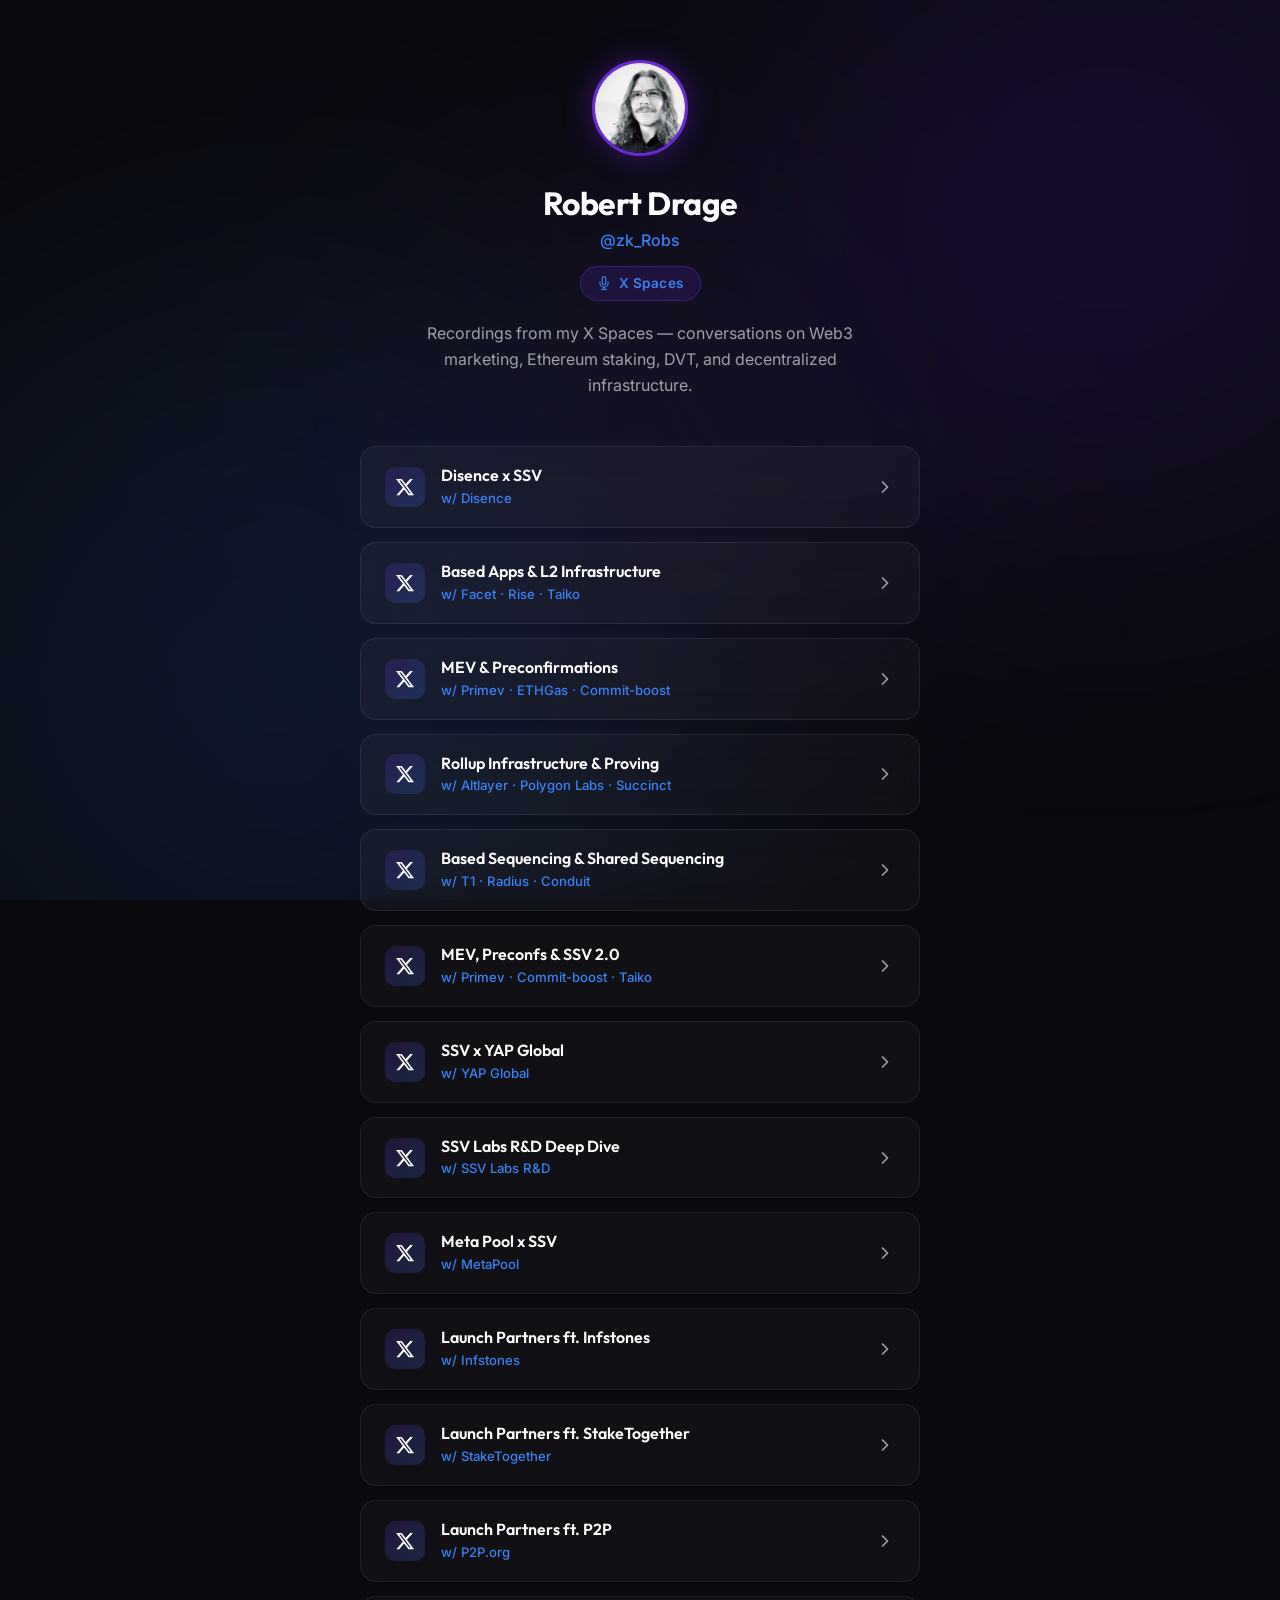
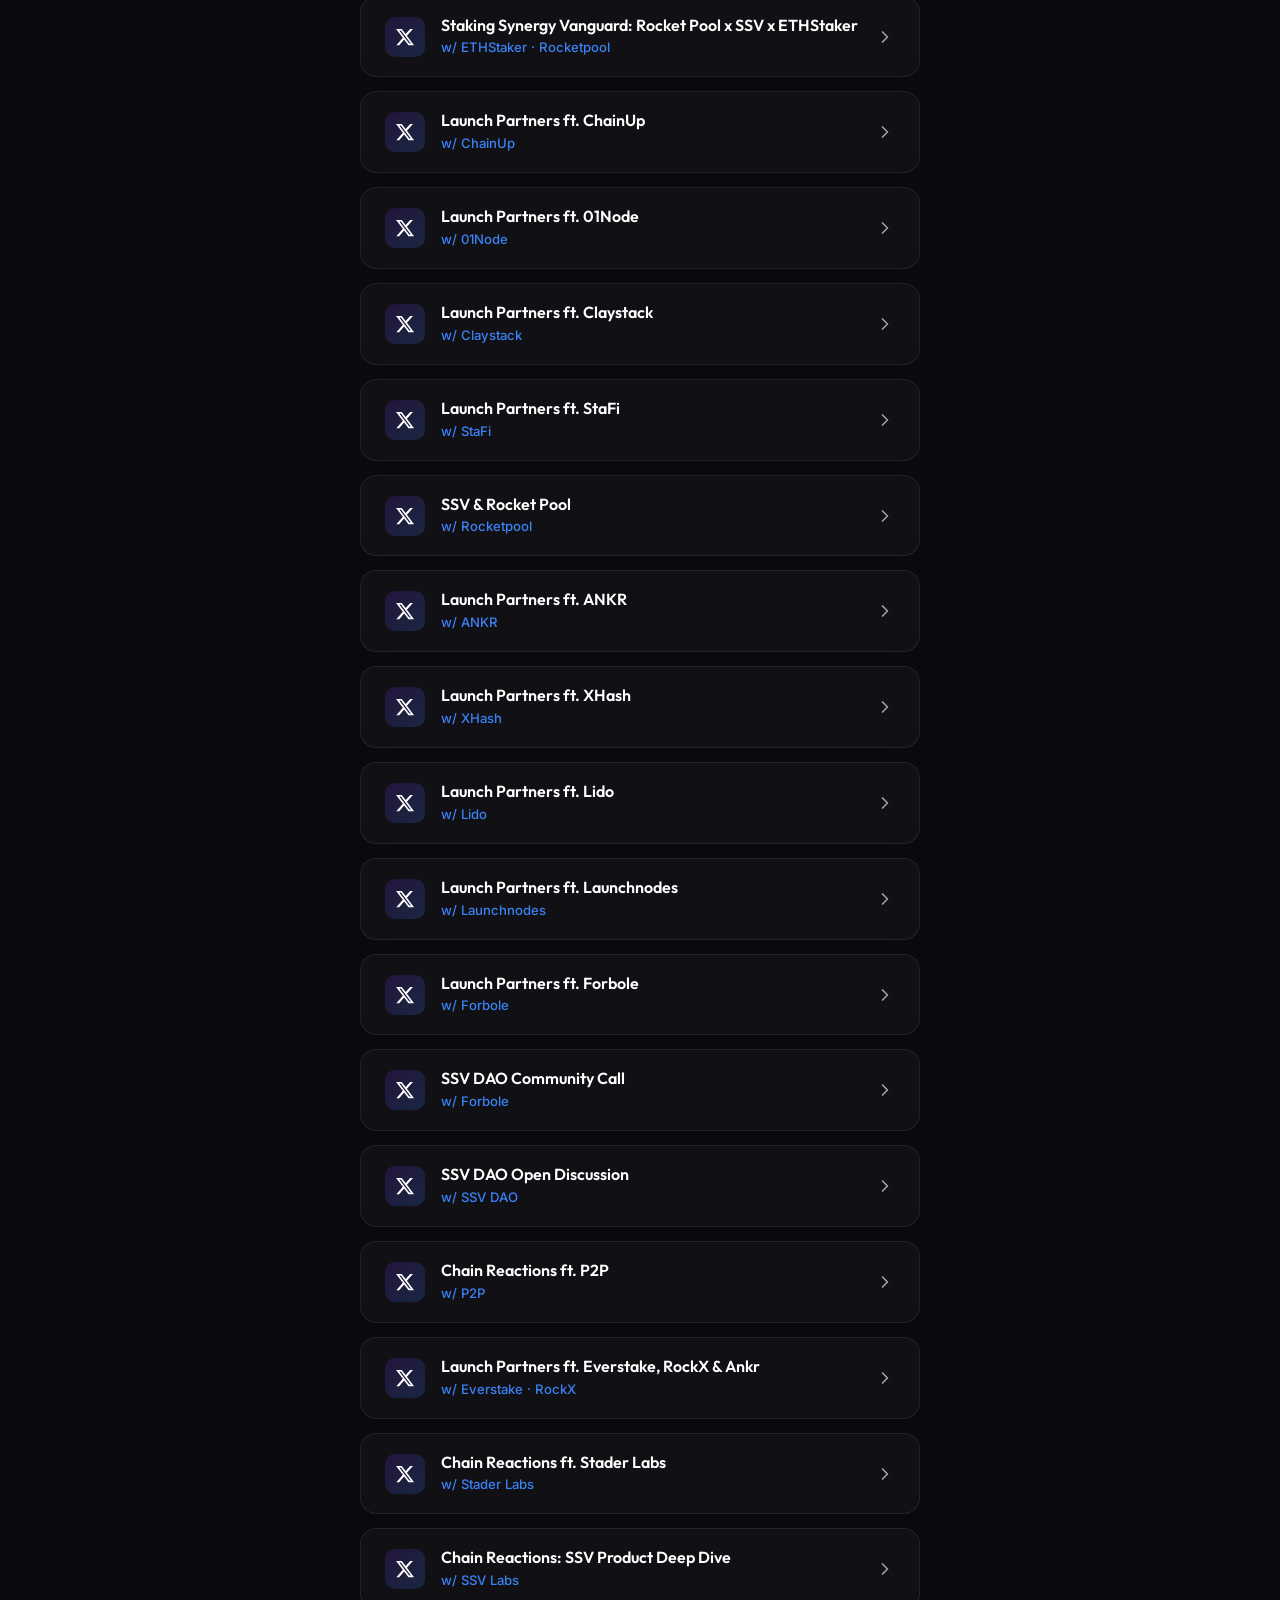
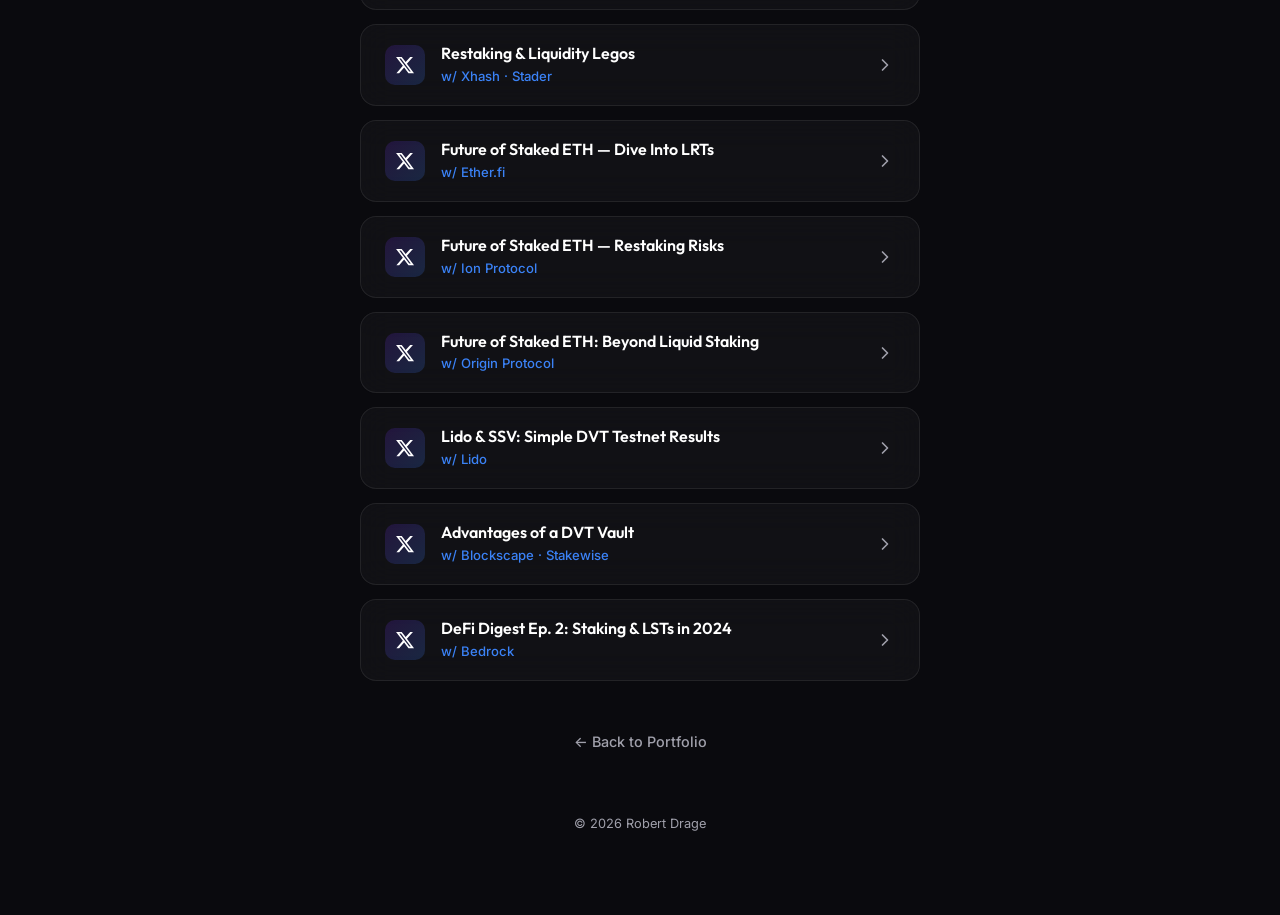
<file: spaces.html>
<!DOCTYPE html>
<html lang="en">

<head>
    <meta charset="UTF-8">
    <meta name="viewport" content="width=device-width, initial-scale=1.0">
    <meta name="description"
        content="Robert Drage — X Spaces recordings on Web3, DVT, Ethereum staking, and decentralized infrastructure.">
    <title>X Spaces | Robert Drage</title>

    <!-- Google Fonts: Outfit and Inter -->
    <link rel="preconnect" href="https://fonts.googleapis.com">
    <link rel="preconnect" href="https://fonts.gstatic.com" crossorigin>
    <link
        href="https://fonts.googleapis.com/css2?family=Inter:wght@300;400;500;600&family=Outfit:wght@400;500;700;800&display=swap"
        rel="stylesheet">

    <link rel="stylesheet" href="style.css">
    <link rel="stylesheet" href="spaces.css">
</head>

<body>
    <div class="background-effects">
        <div class="glow glow-1"></div>
        <div class="glow glow-2"></div>
        <div class="glow glow-3"></div>
    </div>

    <div class="spaces-page">

        <!-- Profile Header -->
        <div class="spaces-profile">
            <img src="Robert Headshot.jpg" alt="Robert Drage" class="spaces-avatar">
            <h1>Robert Drage</h1>
            <a href="https://x.com/zk_Robs" target="_blank" class="spaces-handle">@zk_Robs</a>
            <span class="spaces-badge">
                <svg viewBox="0 0 24 24" width="14" height="14" fill="none" stroke="currentColor" stroke-width="2"
                    stroke-linecap="round" stroke-linejoin="round">
                    <path d="M12 1a3 3 0 0 0-3 3v8a3 3 0 0 0 6 0V4a3 3 0 0 0-3-3z"></path>
                    <path d="M19 10v2a7 7 0 0 1-14 0v-2"></path>
                    <line x1="12" y1="19" x2="12" y2="23"></line>
                    <line x1="8" y1="23" x2="16" y2="23"></line>
                </svg>
                X Spaces
            </span>
            <p class="spaces-tagline">Recordings from my X Spaces — conversations on Web3 marketing, Ethereum staking,
                DVT, and decentralized infrastructure.</p>
        </div>

        <!-- Space Links -->
        <div class="spaces-links" id="spaces-links">

            <!-- 1 -->
            <a href="https://x.com/DisenceOfficial/status/2021237674846142597" target="_blank" class="space-link-card">
                <div class="space-icon">
                    <svg viewBox="0 0 24 24" xmlns="http://www.w3.org/2000/svg"><path d="M18.244 2.25h3.308l-7.227 8.26 8.502 11.24H16.17l-5.214-6.817L4.99 21.75H1.68l7.73-8.835L1.254 2.25H8.08l4.713 6.231zm-1.161 17.52h1.833L7.084 4.126H5.117z"/></svg>
                </div>
                <div class="space-content">
                    <div class="space-title">Disence x SSV</div>
                    <div class="space-meta"><span class="space-guests">w/ Disence</span></div>
                </div>
                <svg class="space-arrow" width="20" height="20" viewBox="0 0 24 24" fill="none" stroke="currentColor" stroke-width="2" stroke-linecap="round" stroke-linejoin="round"><polyline points="9 18 15 12 9 6"></polyline></svg>
            </a>

            <!-- 2 -->
            <a href="https://x.com/ssv_network/status/1979208100788732061" target="_blank" class="space-link-card">
                <div class="space-icon">
                    <svg viewBox="0 0 24 24" xmlns="http://www.w3.org/2000/svg"><path d="M18.244 2.25h3.308l-7.227 8.26 8.502 11.24H16.17l-5.214-6.817L4.99 21.75H1.68l7.73-8.835L1.254 2.25H8.08l4.713 6.231zm-1.161 17.52h1.833L7.084 4.126H5.117z"/></svg>
                </div>
                <div class="space-content">
                    <div class="space-title">Based Apps & L2 Infrastructure</div>
                    <div class="space-meta"><span class="space-guests">w/ Facet · Rise · Taiko</span></div>
                </div>
                <svg class="space-arrow" width="20" height="20" viewBox="0 0 24 24" fill="none" stroke="currentColor" stroke-width="2" stroke-linecap="round" stroke-linejoin="round"><polyline points="9 18 15 12 9 6"></polyline></svg>
            </a>

            <!-- 3 -->
            <a href="https://x.com/i/spaces/1yoKMPOwbzYxQ" target="_blank" class="space-link-card">
                <div class="space-icon">
                    <svg viewBox="0 0 24 24" xmlns="http://www.w3.org/2000/svg"><path d="M18.244 2.25h3.308l-7.227 8.26 8.502 11.24H16.17l-5.214-6.817L4.99 21.75H1.68l7.73-8.835L1.254 2.25H8.08l4.713 6.231zm-1.161 17.52h1.833L7.084 4.126H5.117z"/></svg>
                </div>
                <div class="space-content">
                    <div class="space-title">MEV & Preconfirmations</div>
                    <div class="space-meta"><span class="space-guests">w/ Primev · ETHGas · Commit-boost</span></div>
                </div>
                <svg class="space-arrow" width="20" height="20" viewBox="0 0 24 24" fill="none" stroke="currentColor" stroke-width="2" stroke-linecap="round" stroke-linejoin="round"><polyline points="9 18 15 12 9 6"></polyline></svg>
            </a>

            <!-- 4 -->
            <a href="https://x.com/ssv_network/status/1968798482145362060" target="_blank" class="space-link-card">
                <div class="space-icon">
                    <svg viewBox="0 0 24 24" xmlns="http://www.w3.org/2000/svg"><path d="M18.244 2.25h3.308l-7.227 8.26 8.502 11.24H16.17l-5.214-6.817L4.99 21.75H1.68l7.73-8.835L1.254 2.25H8.08l4.713 6.231zm-1.161 17.52h1.833L7.084 4.126H5.117z"/></svg>
                </div>
                <div class="space-content">
                    <div class="space-title">Rollup Infrastructure & Proving</div>
                    <div class="space-meta"><span class="space-guests">w/ Altlayer · Polygon Labs · Succinct</span></div>
                </div>
                <svg class="space-arrow" width="20" height="20" viewBox="0 0 24 24" fill="none" stroke="currentColor" stroke-width="2" stroke-linecap="round" stroke-linejoin="round"><polyline points="9 18 15 12 9 6"></polyline></svg>
            </a>

            <!-- 5 -->
            <a href="https://x.com/i/spaces/1vAxRQZOevYJl" target="_blank" class="space-link-card">
                <div class="space-icon">
                    <svg viewBox="0 0 24 24" xmlns="http://www.w3.org/2000/svg"><path d="M18.244 2.25h3.308l-7.227 8.26 8.502 11.24H16.17l-5.214-6.817L4.99 21.75H1.68l7.73-8.835L1.254 2.25H8.08l4.713 6.231zm-1.161 17.52h1.833L7.084 4.126H5.117z"/></svg>
                </div>
                <div class="space-content">
                    <div class="space-title">Based Sequencing & Shared Sequencing</div>
                    <div class="space-meta"><span class="space-guests">w/ T1 · Radius · Conduit</span></div>
                </div>
                <svg class="space-arrow" width="20" height="20" viewBox="0 0 24 24" fill="none" stroke="currentColor" stroke-width="2" stroke-linecap="round" stroke-linejoin="round"><polyline points="9 18 15 12 9 6"></polyline></svg>
            </a>

            <!-- 6 -->
            <a href="https://x.com/i/spaces/1mrxmPRLzvMJy" target="_blank" class="space-link-card">
                <div class="space-icon">
                    <svg viewBox="0 0 24 24" xmlns="http://www.w3.org/2000/svg"><path d="M18.244 2.25h3.308l-7.227 8.26 8.502 11.24H16.17l-5.214-6.817L4.99 21.75H1.68l7.73-8.835L1.254 2.25H8.08l4.713 6.231zm-1.161 17.52h1.833L7.084 4.126H5.117z"/></svg>
                </div>
                <div class="space-content">
                    <div class="space-title">MEV, Preconfs & SSV 2.0</div>
                    <div class="space-meta"><span class="space-guests">w/ Primev · Commit-boost · Taiko</span></div>
                </div>
                <svg class="space-arrow" width="20" height="20" viewBox="0 0 24 24" fill="none" stroke="currentColor" stroke-width="2" stroke-linecap="round" stroke-linejoin="round"><polyline points="9 18 15 12 9 6"></polyline></svg>
            </a>

            <!-- 7 -->
            <a href="https://x.com/YAPGlobalTeam/status/1921881300400517440" target="_blank" class="space-link-card">
                <div class="space-icon">
                    <svg viewBox="0 0 24 24" xmlns="http://www.w3.org/2000/svg"><path d="M18.244 2.25h3.308l-7.227 8.26 8.502 11.24H16.17l-5.214-6.817L4.99 21.75H1.68l7.73-8.835L1.254 2.25H8.08l4.713 6.231zm-1.161 17.52h1.833L7.084 4.126H5.117z"/></svg>
                </div>
                <div class="space-content">
                    <div class="space-title">SSV x YAP Global</div>
                    <div class="space-meta"><span class="space-guests">w/ YAP Global</span></div>
                </div>
                <svg class="space-arrow" width="20" height="20" viewBox="0 0 24 24" fill="none" stroke="currentColor" stroke-width="2" stroke-linecap="round" stroke-linejoin="round"><polyline points="9 18 15 12 9 6"></polyline></svg>
            </a>

            <!-- 8 -->
            <a href="https://x.com/ssv_network/status/1850463310107558005" target="_blank" class="space-link-card">
                <div class="space-icon">
                    <svg viewBox="0 0 24 24" xmlns="http://www.w3.org/2000/svg"><path d="M18.244 2.25h3.308l-7.227 8.26 8.502 11.24H16.17l-5.214-6.817L4.99 21.75H1.68l7.73-8.835L1.254 2.25H8.08l4.713 6.231zm-1.161 17.52h1.833L7.084 4.126H5.117z"/></svg>
                </div>
                <div class="space-content">
                    <div class="space-title">SSV Labs R&D Deep Dive</div>
                    <div class="space-meta"><span class="space-guests">w/ SSV Labs R&D</span></div>
                </div>
                <svg class="space-arrow" width="20" height="20" viewBox="0 0 24 24" fill="none" stroke="currentColor" stroke-width="2" stroke-linecap="round" stroke-linejoin="round"><polyline points="9 18 15 12 9 6"></polyline></svg>
            </a>

            <!-- 9 -->
            <a href="https://x.com/meta_pool/status/1826574876536168487" target="_blank" class="space-link-card">
                <div class="space-icon">
                    <svg viewBox="0 0 24 24" xmlns="http://www.w3.org/2000/svg"><path d="M18.244 2.25h3.308l-7.227 8.26 8.502 11.24H16.17l-5.214-6.817L4.99 21.75H1.68l7.73-8.835L1.254 2.25H8.08l4.713 6.231zm-1.161 17.52h1.833L7.084 4.126H5.117z"/></svg>
                </div>
                <div class="space-content">
                    <div class="space-title">Meta Pool x SSV</div>
                    <div class="space-meta"><span class="space-guests">w/ MetaPool</span></div>
                </div>
                <svg class="space-arrow" width="20" height="20" viewBox="0 0 24 24" fill="none" stroke="currentColor" stroke-width="2" stroke-linecap="round" stroke-linejoin="round"><polyline points="9 18 15 12 9 6"></polyline></svg>
            </a>

            <!-- 10 -->
            <a href="https://x.com/i/spaces/1YqxovzzdvQJv" target="_blank" class="space-link-card">
                <div class="space-icon">
                    <svg viewBox="0 0 24 24" xmlns="http://www.w3.org/2000/svg"><path d="M18.244 2.25h3.308l-7.227 8.26 8.502 11.24H16.17l-5.214-6.817L4.99 21.75H1.68l7.73-8.835L1.254 2.25H8.08l4.713 6.231zm-1.161 17.52h1.833L7.084 4.126H5.117z"/></svg>
                </div>
                <div class="space-content">
                    <div class="space-title">Launch Partners ft. Infstones</div>
                    <div class="space-meta"><span class="space-guests">w/ Infstones</span></div>
                </div>
                <svg class="space-arrow" width="20" height="20" viewBox="0 0 24 24" fill="none" stroke="currentColor" stroke-width="2" stroke-linecap="round" stroke-linejoin="round"><polyline points="9 18 15 12 9 6"></polyline></svg>
            </a>

            <!-- 11 -->
            <a href="https://twitter.com/i/spaces/1lPKqbQvMnNGb" target="_blank" class="space-link-card">
                <div class="space-icon">
                    <svg viewBox="0 0 24 24" xmlns="http://www.w3.org/2000/svg"><path d="M18.244 2.25h3.308l-7.227 8.26 8.502 11.24H16.17l-5.214-6.817L4.99 21.75H1.68l7.73-8.835L1.254 2.25H8.08l4.713 6.231zm-1.161 17.52h1.833L7.084 4.126H5.117z"/></svg>
                </div>
                <div class="space-content">
                    <div class="space-title">Launch Partners ft. StakeTogether</div>
                    <div class="space-meta"><span class="space-guests">w/ StakeTogether</span></div>
                </div>
                <svg class="space-arrow" width="20" height="20" viewBox="0 0 24 24" fill="none" stroke="currentColor" stroke-width="2" stroke-linecap="round" stroke-linejoin="round"><polyline points="9 18 15 12 9 6"></polyline></svg>
            </a>

            <!-- 12 -->
            <a href="https://x.com/i/spaces/1ynKOybZvBrJR" target="_blank" class="space-link-card">
                <div class="space-icon">
                    <svg viewBox="0 0 24 24" xmlns="http://www.w3.org/2000/svg"><path d="M18.244 2.25h3.308l-7.227 8.26 8.502 11.24H16.17l-5.214-6.817L4.99 21.75H1.68l7.73-8.835L1.254 2.25H8.08l4.713 6.231zm-1.161 17.52h1.833L7.084 4.126H5.117z"/></svg>
                </div>
                <div class="space-content">
                    <div class="space-title">Launch Partners ft. P2P</div>
                    <div class="space-meta"><span class="space-guests">w/ P2P.org</span></div>
                </div>
                <svg class="space-arrow" width="20" height="20" viewBox="0 0 24 24" fill="none" stroke="currentColor" stroke-width="2" stroke-linecap="round" stroke-linejoin="round"><polyline points="9 18 15 12 9 6"></polyline></svg>
            </a>

            <!-- 13 -->
            <a href="https://x.com/i/spaces/1BdGYrzRlENJX/peek" target="_blank" class="space-link-card">
                <div class="space-icon">
                    <svg viewBox="0 0 24 24" xmlns="http://www.w3.org/2000/svg"><path d="M18.244 2.25h3.308l-7.227 8.26 8.502 11.24H16.17l-5.214-6.817L4.99 21.75H1.68l7.73-8.835L1.254 2.25H8.08l4.713 6.231zm-1.161 17.52h1.833L7.084 4.126H5.117z"/></svg>
                </div>
                <div class="space-content">
                    <div class="space-title">Staking Synergy Vanguard: Rocket Pool x SSV x ETHStaker</div>
                    <div class="space-meta"><span class="space-guests">w/ ETHStaker · Rocketpool</span></div>
                </div>
                <svg class="space-arrow" width="20" height="20" viewBox="0 0 24 24" fill="none" stroke="currentColor" stroke-width="2" stroke-linecap="round" stroke-linejoin="round"><polyline points="9 18 15 12 9 6"></polyline></svg>
            </a>

            <!-- 14 -->
            <a href="https://x.com/i/spaces/1yNxaZzanPnKj/peek" target="_blank" class="space-link-card">
                <div class="space-icon">
                    <svg viewBox="0 0 24 24" xmlns="http://www.w3.org/2000/svg"><path d="M18.244 2.25h3.308l-7.227 8.26 8.502 11.24H16.17l-5.214-6.817L4.99 21.75H1.68l7.73-8.835L1.254 2.25H8.08l4.713 6.231zm-1.161 17.52h1.833L7.084 4.126H5.117z"/></svg>
                </div>
                <div class="space-content">
                    <div class="space-title">Launch Partners ft. ChainUp</div>
                    <div class="space-meta"><span class="space-guests">w/ ChainUp</span></div>
                </div>
                <svg class="space-arrow" width="20" height="20" viewBox="0 0 24 24" fill="none" stroke="currentColor" stroke-width="2" stroke-linecap="round" stroke-linejoin="round"><polyline points="9 18 15 12 9 6"></polyline></svg>
            </a>

            <!-- 15 -->
            <a href="https://x.com/i/spaces/1eaJbgkaqXoxX/peek" target="_blank" class="space-link-card">
                <div class="space-icon">
                    <svg viewBox="0 0 24 24" xmlns="http://www.w3.org/2000/svg"><path d="M18.244 2.25h3.308l-7.227 8.26 8.502 11.24H16.17l-5.214-6.817L4.99 21.75H1.68l7.73-8.835L1.254 2.25H8.08l4.713 6.231zm-1.161 17.52h1.833L7.084 4.126H5.117z"/></svg>
                </div>
                <div class="space-content">
                    <div class="space-title">Launch Partners ft. 01Node</div>
                    <div class="space-meta"><span class="space-guests">w/ 01Node</span></div>
                </div>
                <svg class="space-arrow" width="20" height="20" viewBox="0 0 24 24" fill="none" stroke="currentColor" stroke-width="2" stroke-linecap="round" stroke-linejoin="round"><polyline points="9 18 15 12 9 6"></polyline></svg>
            </a>

            <!-- 16 -->
            <a href="https://x.com/i/spaces/1OdKrjlkNeXKX/peek" target="_blank" class="space-link-card">
                <div class="space-icon">
                    <svg viewBox="0 0 24 24" xmlns="http://www.w3.org/2000/svg"><path d="M18.244 2.25h3.308l-7.227 8.26 8.502 11.24H16.17l-5.214-6.817L4.99 21.75H1.68l7.73-8.835L1.254 2.25H8.08l4.713 6.231zm-1.161 17.52h1.833L7.084 4.126H5.117z"/></svg>
                </div>
                <div class="space-content">
                    <div class="space-title">Launch Partners ft. Claystack</div>
                    <div class="space-meta"><span class="space-guests">w/ Claystack</span></div>
                </div>
                <svg class="space-arrow" width="20" height="20" viewBox="0 0 24 24" fill="none" stroke="currentColor" stroke-width="2" stroke-linecap="round" stroke-linejoin="round"><polyline points="9 18 15 12 9 6"></polyline></svg>
            </a>

            <!-- 17 -->
            <a href="https://x.com/i/spaces/1djxXNBRqgeGZ" target="_blank" class="space-link-card">
                <div class="space-icon">
                    <svg viewBox="0 0 24 24" xmlns="http://www.w3.org/2000/svg"><path d="M18.244 2.25h3.308l-7.227 8.26 8.502 11.24H16.17l-5.214-6.817L4.99 21.75H1.68l7.73-8.835L1.254 2.25H8.08l4.713 6.231zm-1.161 17.52h1.833L7.084 4.126H5.117z"/></svg>
                </div>
                <div class="space-content">
                    <div class="space-title">Launch Partners ft. StaFi</div>
                    <div class="space-meta"><span class="space-guests">w/ StaFi</span></div>
                </div>
                <svg class="space-arrow" width="20" height="20" viewBox="0 0 24 24" fill="none" stroke="currentColor" stroke-width="2" stroke-linecap="round" stroke-linejoin="round"><polyline points="9 18 15 12 9 6"></polyline></svg>
            </a>

            <!-- 18 -->
            <a href="https://x.com/ssv_network/status/1712437604006691123" target="_blank" class="space-link-card">
                <div class="space-icon">
                    <svg viewBox="0 0 24 24" xmlns="http://www.w3.org/2000/svg"><path d="M18.244 2.25h3.308l-7.227 8.26 8.502 11.24H16.17l-5.214-6.817L4.99 21.75H1.68l7.73-8.835L1.254 2.25H8.08l4.713 6.231zm-1.161 17.52h1.833L7.084 4.126H5.117z"/></svg>
                </div>
                <div class="space-content">
                    <div class="space-title">SSV & Rocket Pool</div>
                    <div class="space-meta"><span class="space-guests">w/ Rocketpool</span></div>
                </div>
                <svg class="space-arrow" width="20" height="20" viewBox="0 0 24 24" fill="none" stroke="currentColor" stroke-width="2" stroke-linecap="round" stroke-linejoin="round"><polyline points="9 18 15 12 9 6"></polyline></svg>
            </a>

            <!-- 19 -->
            <a href="https://x.com/ssv_network/status/1709538658129231989" target="_blank" class="space-link-card">
                <div class="space-icon">
                    <svg viewBox="0 0 24 24" xmlns="http://www.w3.org/2000/svg"><path d="M18.244 2.25h3.308l-7.227 8.26 8.502 11.24H16.17l-5.214-6.817L4.99 21.75H1.68l7.73-8.835L1.254 2.25H8.08l4.713 6.231zm-1.161 17.52h1.833L7.084 4.126H5.117z"/></svg>
                </div>
                <div class="space-content">
                    <div class="space-title">Launch Partners ft. ANKR</div>
                    <div class="space-meta"><span class="space-guests">w/ ANKR</span></div>
                </div>
                <svg class="space-arrow" width="20" height="20" viewBox="0 0 24 24" fill="none" stroke="currentColor" stroke-width="2" stroke-linecap="round" stroke-linejoin="round"><polyline points="9 18 15 12 9 6"></polyline></svg>
            </a>

            <!-- 20 -->
            <a href="https://x.com/ssv_network/status/1707364822411518151" target="_blank" class="space-link-card">
                <div class="space-icon">
                    <svg viewBox="0 0 24 24" xmlns="http://www.w3.org/2000/svg"><path d="M18.244 2.25h3.308l-7.227 8.26 8.502 11.24H16.17l-5.214-6.817L4.99 21.75H1.68l7.73-8.835L1.254 2.25H8.08l4.713 6.231zm-1.161 17.52h1.833L7.084 4.126H5.117z"/></svg>
                </div>
                <div class="space-content">
                    <div class="space-title">Launch Partners ft. XHash</div>
                    <div class="space-meta"><span class="space-guests">w/ XHash</span></div>
                </div>
                <svg class="space-arrow" width="20" height="20" viewBox="0 0 24 24" fill="none" stroke="currentColor" stroke-width="2" stroke-linecap="round" stroke-linejoin="round"><polyline points="9 18 15 12 9 6"></polyline></svg>
            </a>

            <!-- 21 -->
            <a href="https://x.com/ssv_network/status/1704828908229575077" target="_blank" class="space-link-card">
                <div class="space-icon">
                    <svg viewBox="0 0 24 24" xmlns="http://www.w3.org/2000/svg"><path d="M18.244 2.25h3.308l-7.227 8.26 8.502 11.24H16.17l-5.214-6.817L4.99 21.75H1.68l7.73-8.835L1.254 2.25H8.08l4.713 6.231zm-1.161 17.52h1.833L7.084 4.126H5.117z"/></svg>
                </div>
                <div class="space-content">
                    <div class="space-title">Launch Partners ft. Lido</div>
                    <div class="space-meta"><span class="space-guests">w/ Lido</span></div>
                </div>
                <svg class="space-arrow" width="20" height="20" viewBox="0 0 24 24" fill="none" stroke="currentColor" stroke-width="2" stroke-linecap="round" stroke-linejoin="round"><polyline points="9 18 15 12 9 6"></polyline></svg>
            </a>

            <!-- 22 -->
            <a href="https://x.com/ssv_network/status/1699752022235394489" target="_blank" class="space-link-card">
                <div class="space-icon">
                    <svg viewBox="0 0 24 24" xmlns="http://www.w3.org/2000/svg"><path d="M18.244 2.25h3.308l-7.227 8.26 8.502 11.24H16.17l-5.214-6.817L4.99 21.75H1.68l7.73-8.835L1.254 2.25H8.08l4.713 6.231zm-1.161 17.52h1.833L7.084 4.126H5.117z"/></svg>
                </div>
                <div class="space-content">
                    <div class="space-title">Launch Partners ft. Launchnodes</div>
                    <div class="space-meta"><span class="space-guests">w/ Launchnodes</span></div>
                </div>
                <svg class="space-arrow" width="20" height="20" viewBox="0 0 24 24" fill="none" stroke="currentColor" stroke-width="2" stroke-linecap="round" stroke-linejoin="round"><polyline points="9 18 15 12 9 6"></polyline></svg>
            </a>

            <!-- 23 -->
            <a href="https://x.com/ssv_network/status/1697217808566747545" target="_blank" class="space-link-card">
                <div class="space-icon">
                    <svg viewBox="0 0 24 24" xmlns="http://www.w3.org/2000/svg"><path d="M18.244 2.25h3.308l-7.227 8.26 8.502 11.24H16.17l-5.214-6.817L4.99 21.75H1.68l7.73-8.835L1.254 2.25H8.08l4.713 6.231zm-1.161 17.52h1.833L7.084 4.126H5.117z"/></svg>
                </div>
                <div class="space-content">
                    <div class="space-title">Launch Partners ft. Forbole</div>
                    <div class="space-meta"><span class="space-guests">w/ Forbole</span></div>
                </div>
                <svg class="space-arrow" width="20" height="20" viewBox="0 0 24 24" fill="none" stroke="currentColor" stroke-width="2" stroke-linecap="round" stroke-linejoin="round"><polyline points="9 18 15 12 9 6"></polyline></svg>
            </a>

            <!-- 24 -->
            <a href="https://x.com/ssv_network/status/1694680317829734788" target="_blank" class="space-link-card">
                <div class="space-icon">
                    <svg viewBox="0 0 24 24" xmlns="http://www.w3.org/2000/svg"><path d="M18.244 2.25h3.308l-7.227 8.26 8.502 11.24H16.17l-5.214-6.817L4.99 21.75H1.68l7.73-8.835L1.254 2.25H8.08l4.713 6.231zm-1.161 17.52h1.833L7.084 4.126H5.117z"/></svg>
                </div>
                <div class="space-content">
                    <div class="space-title">SSV DAO Community Call</div>
                    <div class="space-meta"><span class="space-guests">w/ Forbole</span></div>
                </div>
                <svg class="space-arrow" width="20" height="20" viewBox="0 0 24 24" fill="none" stroke="currentColor" stroke-width="2" stroke-linecap="round" stroke-linejoin="round"><polyline points="9 18 15 12 9 6"></polyline></svg>
            </a>

            <!-- 25 -->
            <a href="https://x.com/i/spaces/1zqKVPYrQyDJB/peek" target="_blank" class="space-link-card">
                <div class="space-icon">
                    <svg viewBox="0 0 24 24" xmlns="http://www.w3.org/2000/svg"><path d="M18.244 2.25h3.308l-7.227 8.26 8.502 11.24H16.17l-5.214-6.817L4.99 21.75H1.68l7.73-8.835L1.254 2.25H8.08l4.713 6.231zm-1.161 17.52h1.833L7.084 4.126H5.117z"/></svg>
                </div>
                <div class="space-content">
                    <div class="space-title">SSV DAO Open Discussion</div>
                    <div class="space-meta"><span class="space-guests">w/ SSV DAO</span></div>
                </div>
                <svg class="space-arrow" width="20" height="20" viewBox="0 0 24 24" fill="none" stroke="currentColor" stroke-width="2" stroke-linecap="round" stroke-linejoin="round"><polyline points="9 18 15 12 9 6"></polyline></svg>
            </a>

            <!-- 26 -->
            <a href="https://tr.ee/XmHxS9cFI6" target="_blank" class="space-link-card">
                <div class="space-icon">
                    <svg viewBox="0 0 24 24" xmlns="http://www.w3.org/2000/svg"><path d="M18.244 2.25h3.308l-7.227 8.26 8.502 11.24H16.17l-5.214-6.817L4.99 21.75H1.68l7.73-8.835L1.254 2.25H8.08l4.713 6.231zm-1.161 17.52h1.833L7.084 4.126H5.117z"/></svg>
                </div>
                <div class="space-content">
                    <div class="space-title">Chain Reactions ft. P2P</div>
                    <div class="space-meta"><span class="space-guests">w/ P2P</span></div>
                </div>
                <svg class="space-arrow" width="20" height="20" viewBox="0 0 24 24" fill="none" stroke="currentColor" stroke-width="2" stroke-linecap="round" stroke-linejoin="round"><polyline points="9 18 15 12 9 6"></polyline></svg>
            </a>

            <!-- 27 -->
            <a href="https://x.com/i/spaces/1yoJMZydeApxQ/peek" target="_blank" class="space-link-card">
                <div class="space-icon">
                    <svg viewBox="0 0 24 24" xmlns="http://www.w3.org/2000/svg"><path d="M18.244 2.25h3.308l-7.227 8.26 8.502 11.24H16.17l-5.214-6.817L4.99 21.75H1.68l7.73-8.835L1.254 2.25H8.08l4.713 6.231zm-1.161 17.52h1.833L7.084 4.126H5.117z"/></svg>
                </div>
                <div class="space-content">
                    <div class="space-title">Launch Partners ft. Everstake, RockX &amp; Ankr</div>
                    <div class="space-meta"><span class="space-guests">w/ Everstake · RockX</span></div>
                </div>
                <svg class="space-arrow" width="20" height="20" viewBox="0 0 24 24" fill="none" stroke="currentColor" stroke-width="2" stroke-linecap="round" stroke-linejoin="round"><polyline points="9 18 15 12 9 6"></polyline></svg>
            </a>

            <!-- 28 -->
            <a href="https://tr.ee/rd0QHC6nin" target="_blank" class="space-link-card">
                <div class="space-icon">
                    <svg viewBox="0 0 24 24" xmlns="http://www.w3.org/2000/svg"><path d="M18.244 2.25h3.308l-7.227 8.26 8.502 11.24H16.17l-5.214-6.817L4.99 21.75H1.68l7.73-8.835L1.254 2.25H8.08l4.713 6.231zm-1.161 17.52h1.833L7.084 4.126H5.117z"/></svg>
                </div>
                <div class="space-content">
                    <div class="space-title">Chain Reactions ft. Stader Labs</div>
                    <div class="space-meta"><span class="space-guests">w/ Stader Labs</span></div>
                </div>
                <svg class="space-arrow" width="20" height="20" viewBox="0 0 24 24" fill="none" stroke="currentColor" stroke-width="2" stroke-linecap="round" stroke-linejoin="round"><polyline points="9 18 15 12 9 6"></polyline></svg>
            </a>

            <!-- 29 -->
            <a href="https://x.com/ssv_network/status/1684502640653127681" target="_blank" class="space-link-card">
                <div class="space-icon">
                    <svg viewBox="0 0 24 24" xmlns="http://www.w3.org/2000/svg"><path d="M18.244 2.25h3.308l-7.227 8.26 8.502 11.24H16.17l-5.214-6.817L4.99 21.75H1.68l7.73-8.835L1.254 2.25H8.08l4.713 6.231zm-1.161 17.52h1.833L7.084 4.126H5.117z"/></svg>
                </div>
                <div class="space-content">
                    <div class="space-title">Chain Reactions: SSV Product Deep Dive</div>
                    <div class="space-meta"><span class="space-guests">w/ SSV Labs</span></div>
                </div>
                <svg class="space-arrow" width="20" height="20" viewBox="0 0 24 24" fill="none" stroke="currentColor" stroke-width="2" stroke-linecap="round" stroke-linejoin="round"><polyline points="9 18 15 12 9 6"></polyline></svg>
            </a>

            <!-- 30 -->
            <a href="https://twitter.com/i/spaces/1ZkKzjpyqNqKv" target="_blank" class="space-link-card">
                <div class="space-icon">
                    <svg viewBox="0 0 24 24" xmlns="http://www.w3.org/2000/svg"><path d="M18.244 2.25h3.308l-7.227 8.26 8.502 11.24H16.17l-5.214-6.817L4.99 21.75H1.68l7.73-8.835L1.254 2.25H8.08l4.713 6.231zm-1.161 17.52h1.833L7.084 4.126H5.117z"/></svg>
                </div>
                <div class="space-content">
                    <div class="space-title">Restaking &amp; Liquidity Legos</div>
                    <div class="space-meta"><span class="space-guests">w/ Xhash · Stader</span></div>
                </div>
                <svg class="space-arrow" width="20" height="20" viewBox="0 0 24 24" fill="none" stroke="currentColor" stroke-width="2" stroke-linecap="round" stroke-linejoin="round"><polyline points="9 18 15 12 9 6"></polyline></svg>
            </a>

            <!-- 31 -->
            <a href="https://twitter.com/i/spaces/1DXGyjVZldvJM" target="_blank" class="space-link-card">
                <div class="space-icon">
                    <svg viewBox="0 0 24 24" xmlns="http://www.w3.org/2000/svg"><path d="M18.244 2.25h3.308l-7.227 8.26 8.502 11.24H16.17l-5.214-6.817L4.99 21.75H1.68l7.73-8.835L1.254 2.25H8.08l4.713 6.231zm-1.161 17.52h1.833L7.084 4.126H5.117z"/></svg>
                </div>
                <div class="space-content">
                    <div class="space-title">Future of Staked ETH — Dive Into LRTs</div>
                    <div class="space-meta"><span class="space-guests">w/ Ether.fi</span></div>
                </div>
                <svg class="space-arrow" width="20" height="20" viewBox="0 0 24 24" fill="none" stroke="currentColor" stroke-width="2" stroke-linecap="round" stroke-linejoin="round"><polyline points="9 18 15 12 9 6"></polyline></svg>
            </a>

            <!-- 32 -->
            <a href="https://twitter.com/i/spaces/1YpKkwEOrkNKj" target="_blank" class="space-link-card">
                <div class="space-icon">
                    <svg viewBox="0 0 24 24" xmlns="http://www.w3.org/2000/svg"><path d="M18.244 2.25h3.308l-7.227 8.26 8.502 11.24H16.17l-5.214-6.817L4.99 21.75H1.68l7.73-8.835L1.254 2.25H8.08l4.713 6.231zm-1.161 17.52h1.833L7.084 4.126H5.117z"/></svg>
                </div>
                <div class="space-content">
                    <div class="space-title">Future of Staked ETH — Restaking Risks</div>
                    <div class="space-meta"><span class="space-guests">w/ Ion Protocol</span></div>
                </div>
                <svg class="space-arrow" width="20" height="20" viewBox="0 0 24 24" fill="none" stroke="currentColor" stroke-width="2" stroke-linecap="round" stroke-linejoin="round"><polyline points="9 18 15 12 9 6"></polyline></svg>
            </a>

            <!-- 33 -->
            <a href="https://x.com/i/spaces/1OwxWYQWEMDGQ" target="_blank" class="space-link-card">
                <div class="space-icon">
                    <svg viewBox="0 0 24 24" xmlns="http://www.w3.org/2000/svg"><path d="M18.244 2.25h3.308l-7.227 8.26 8.502 11.24H16.17l-5.214-6.817L4.99 21.75H1.68l7.73-8.835L1.254 2.25H8.08l4.713 6.231zm-1.161 17.52h1.833L7.084 4.126H5.117z"/></svg>
                </div>
                <div class="space-content">
                    <div class="space-title">Future of Staked ETH: Beyond Liquid Staking</div>
                    <div class="space-meta"><span class="space-guests">w/ Origin Protocol</span></div>
                </div>
                <svg class="space-arrow" width="20" height="20" viewBox="0 0 24 24" fill="none" stroke="currentColor" stroke-width="2" stroke-linecap="round" stroke-linejoin="round"><polyline points="9 18 15 12 9 6"></polyline></svg>
            </a>

            <!-- 34 -->
            <a href="https://twitter.com/i/spaces/1RDGllnXnvlGL" target="_blank" class="space-link-card">
                <div class="space-icon">
                    <svg viewBox="0 0 24 24" xmlns="http://www.w3.org/2000/svg"><path d="M18.244 2.25h3.308l-7.227 8.26 8.502 11.24H16.17l-5.214-6.817L4.99 21.75H1.68l7.73-8.835L1.254 2.25H8.08l4.713 6.231zm-1.161 17.52h1.833L7.084 4.126H5.117z"/></svg>
                </div>
                <div class="space-content">
                    <div class="space-title">Lido &amp; SSV: Simple DVT Testnet Results</div>
                    <div class="space-meta"><span class="space-guests">w/ Lido</span></div>
                </div>
                <svg class="space-arrow" width="20" height="20" viewBox="0 0 24 24" fill="none" stroke="currentColor" stroke-width="2" stroke-linecap="round" stroke-linejoin="round"><polyline points="9 18 15 12 9 6"></polyline></svg>
            </a>

            <!-- 35 -->
            <a href="https://x.com/i/spaces/1zqJVqOPvAZGB" target="_blank" class="space-link-card">
                <div class="space-icon">
                    <svg viewBox="0 0 24 24" xmlns="http://www.w3.org/2000/svg"><path d="M18.244 2.25h3.308l-7.227 8.26 8.502 11.24H16.17l-5.214-6.817L4.99 21.75H1.68l7.73-8.835L1.254 2.25H8.08l4.713 6.231zm-1.161 17.52h1.833L7.084 4.126H5.117z"/></svg>
                </div>
                <div class="space-content">
                    <div class="space-title">Advantages of a DVT Vault</div>
                    <div class="space-meta"><span class="space-guests">w/ Blockscape · Stakewise</span></div>
                </div>
                <svg class="space-arrow" width="20" height="20" viewBox="0 0 24 24" fill="none" stroke="currentColor" stroke-width="2" stroke-linecap="round" stroke-linejoin="round"><polyline points="9 18 15 12 9 6"></polyline></svg>
            </a>

            <!-- 36 -->
            <a href="https://x.com/i/spaces/1djGXNDqAdvxZ" target="_blank" class="space-link-card">
                <div class="space-icon">
                    <svg viewBox="0 0 24 24" xmlns="http://www.w3.org/2000/svg"><path d="M18.244 2.25h3.308l-7.227 8.26 8.502 11.24H16.17l-5.214-6.817L4.99 21.75H1.68l7.73-8.835L1.254 2.25H8.08l4.713 6.231zm-1.161 17.52h1.833L7.084 4.126H5.117z"/></svg>
                </div>
                <div class="space-content">
                    <div class="space-title">DeFi Digest Ep. 2: Staking &amp; LSTs in 2024</div>
                    <div class="space-meta"><span class="space-guests">w/ Bedrock</span></div>
                </div>
                <svg class="space-arrow" width="20" height="20" viewBox="0 0 24 24" fill="none" stroke="currentColor" stroke-width="2" stroke-linecap="round" stroke-linejoin="round"><polyline points="9 18 15 12 9 6"></polyline></svg>
            </a>

        </div>

        <!-- Back to Portfolio -->
        <div class="spaces-back">
            <a href="index.html">← Back to Portfolio</a>
        </div>

        <!-- Mini Footer -->
        <div class="spaces-footer">
            <p>&copy; 2026 <a href="index.html">Robert Drage</a></p>
        </div>
    </div>
</body>

</html>
</file>
<file: style.css>
/* style.css */

:root {
    /* Color Palette - Premium Dark Web3 Aesthetic */
    --bg-base: #0a0a0e;
    --text-primary: #ffffff;
    --text-secondary: #a0a0ab;
    --accent-primary: #6d28d9;
    --accent-secondary: #3b82f6;
    --glow-color: rgba(109, 40, 217, 0.3);
    
    /* Glassmorphism */
    --glass-bg: rgba(255, 255, 255, 0.03);
    --glass-border: rgba(255, 255, 255, 0.08);
    --glass-highlight: rgba(255, 255, 255, 0.1);
    
    /* Typography */
    --font-heading: 'Outfit', sans-serif;
    --font-body: 'Inter', sans-serif;
    
    /* Spacing */
    --section-spacing: 100px;
    --container-width: 1200px;
}

* {
    margin: 0;
    padding: 0;
    box-sizing: border-box;
    scroll-behavior: smooth;
}

body {
    background-color: var(--bg-base);
    color: var(--text-primary);
    font-family: var(--font-body);
    line-height: 1.6;
    overflow-x: hidden;
    position: relative;
}

/* Background Effects */
.background-effects {
    position: fixed;
    top: 0;
    left: 0;
    width: 100vw;
    height: 100vh;
    z-index: -1;
    overflow: hidden;
    pointer-events: none;
}

.glow {
    position: absolute;
    border-radius: 50%;
    filter: blur(150px);
    opacity: 0.6;
}

.glow-1 {
    top: -10%;
    right: -10%;
    width: 600px;
    height: 600px;
    background: var(--glow-color);
}

.glow-2 {
    bottom: -20%;
    left: -10%;
    width: 800px;
    height: 800px;
    background: rgba(59, 130, 246, 0.2);
}

.glow-3 {
    top: 50%;
    left: 50%;
    transform: translate(-50%, -50%);
    width: 500px;
    height: 500px;
    background: rgba(139, 92, 246, 0.15);
}

/* Utilities */
.container {
    max-width: var(--container-width);
    margin: 0 auto;
    padding: 0 24px;
}

.section-padding {
    padding: var(--section-spacing) 0;
}

h1, h2, h3, h4 {
    font-family: var(--font-heading);
    font-weight: 700;
    line-height: 1.2;
}

.highlight {
    color: var(--accent-secondary);
    font-weight: 600;
}

/* Glass Card */
.glass-card {
    background: var(--glass-bg);
    border: 1px solid var(--glass-border);
    backdrop-filter: blur(16px);
    -webkit-backdrop-filter: blur(16px);
    border-radius: 20px;
    padding: 32px;
    transition: transform 0.3s ease, background 0.3s ease, border-color 0.3s ease;
}

.glass-card:hover {
    transform: translateY(-5px);
    background: var(--glass-highlight);
    border-color: rgba(255, 255, 255, 0.15);
}

.grid {
    display: grid;
    gap: 24px;
}

.grid-2 { grid-template-columns: repeat(2, 1fr); }
.grid-3 { grid-template-columns: repeat(3, 1fr); }
.grid-4 { grid-template-columns: repeat(4, 1fr); }

/* Typography */
.section-title {
    font-size: 2.5rem;
    margin-bottom: 48px;
    text-align: center;
    background: linear-gradient(135deg, #ffffff 0%, #a0a0ab 100%);
    -webkit-background-clip: text;
    -webkit-text-fill-color: transparent;
}

/* Buttons */
.btn {
    display: inline-block;
    padding: 14px 28px;
    border-radius: 12px;
    font-family: var(--font-heading);
    font-size: 1.1rem;
    font-weight: 600;
    text-decoration: none;
    transition: all 0.3s ease;
    cursor: pointer;
}

.btn-primary {
    background: linear-gradient(135deg, var(--accent-primary) 0%, var(--accent-secondary) 100%);
    color: #fff;
    box-shadow: 0 4px 20px rgba(109, 40, 217, 0.4);
}

.btn-primary:hover {
    box-shadow: 0 6px 25px rgba(109, 40, 217, 0.6);
    transform: translateY(-2px);
}

.btn-secondary {
    background: var(--glass-bg);
    border: 1px solid var(--glass-border);
    color: #fff;
}

.btn-secondary:hover {
    background: var(--glass-highlight);
    transform: translateY(-2px);
}

/* Navbar */
.logo-wrapper {
    display: flex;
    align-items: center;
}

.header-headshot {
    width: 48px;
    height: 48px;
    border-radius: 50%;
    object-fit: cover;
    border: 2px solid var(--accent-primary);
}

.navbar {
    position: fixed;
    top: 0;
    width: 100%;
    z-index: 1000;
    padding: 20px 0;
    background: rgba(10, 10, 14, 0.7);
    backdrop-filter: blur(20px);
    -webkit-backdrop-filter: blur(20px);
    border-bottom: 1px solid var(--glass-border);
    transition: all 0.3s ease;
}

.nav-container {
    max-width: var(--container-width);
    margin: 0 auto;
    padding: 0 24px;
    display: flex;
    justify-content: space-between;
    align-items: center;
}

.logo {
    font-family: var(--font-heading);
    font-size: 1.5rem;
    font-weight: 800;
    background: linear-gradient(135deg, #fff, var(--text-secondary));
    -webkit-background-clip: text;
    -webkit-text-fill-color: transparent;
}

.nav-links {
    list-style: none;
    display: flex;
    gap: 32px;
}

.nav-links a {
    color: var(--text-secondary);
    text-decoration: none;
    font-weight: 500;
    transition: color 0.3s ease;
}

.nav-links a:hover {
    color: var(--text-primary);
}

/* Hero Section */
.hero {
    min-height: 100vh;
    display: flex;
    align-items: center;
    justify-content: center;
    text-align: center;
    padding-top: 120px;
}

.hero-content {
    max-width: 800px;
}

.badge {
    display: inline-block;
    padding: 6px 16px;
    background: rgba(109, 40, 217, 0.2);
    border: 1px solid var(--accent-primary);
    color: var(--accent-secondary);
    border-radius: 20px;
    font-size: 0.9rem;
    font-weight: 600;
    margin-bottom: 24px;
    letter-spacing: 0.5px;
}

.hero h1 {
    font-size: 5rem;
    margin-bottom: 16px;
    letter-spacing: -1px;
}

.hero h2 {
    font-size: 2.5rem;
    color: var(--text-secondary);
    font-weight: 400;
    margin-bottom: 32px;
}

.hero-subline {
    font-size: 1.25rem;
    color: var(--text-secondary);
    max-width: 600px;
    margin: 0 auto 48px auto;
}

.hero-subline strong {
    color: var(--text-primary);
    font-weight: 600;
}

.hero-cta {
    display: flex;
    gap: 16px;
    justify-content: center;
}

.hero-onstage-img {
    width: 100%;
    max-width: 500px;
    height: auto;
    aspect-ratio: 16 / 9;
    object-fit: cover;
    object-position: center;
    border-radius: 16px;
    margin: 40px auto 0 auto;
    box-shadow: 0 10px 40px rgba(109, 40, 217, 0.2);
    border: 1px solid var(--glass-border);
    display: block;
}

/* Competencies Section */
.competency-card .icon {
    font-size: 2.5rem;
    margin-bottom: 16px;
}

.competency-card h3 {
    font-size: 1.25rem;
    margin-bottom: 12px;
}

.competency-card p {
    color: var(--text-secondary);
    font-size: 0.95rem;
}

/* Case Studies */
.case-study-card h3 {
    font-size: 1.5rem;
    margin-bottom: 20px;
    padding-bottom: 16px;
    border-bottom: 1px solid var(--glass-border);
}

.psar {
    margin-bottom: 12px;
    color: var(--text-secondary);
    font-size: 0.95rem;
}

.psar strong {
    color: var(--text-primary);
}

.card-link {
    display: inline-block;
    margin-top: 20px;
    color: var(--accent-secondary);
    text-decoration: none;
    font-weight: 600;
    transition: color 0.3s ease;
}

.card-link:hover {
    color: #fff;
}

/* PR & Media */
.table-container {
    overflow-x: auto;
}

.media-table {
    width: 100%;
    border-collapse: collapse;
    text-align: left;
}

.media-table th, .media-table td {
    padding: 16px;
    border-bottom: 1px solid var(--glass-border);
}

.media-table th {
    font-family: var(--font-heading);
    color: var(--text-secondary);
    font-weight: 500;
    text-transform: uppercase;
    font-size: 0.85rem;
    letter-spacing: 1px;
}

.media-table td a {
    color: var(--text-primary);
    text-decoration: none;
    font-weight: 500;
    transition: color 0.3s ease;
}

.media-table td a:hover {
    color: var(--accent-secondary);
}

/* Leadership */
.leadership-card .icon {
    font-size: 2.5rem;
    margin-bottom: 16px;
}

.leadership-card h3 {
    font-size: 1.25rem;
    margin-bottom: 20px;
}

.card-list {
    list-style: none;
    color: var(--text-secondary);
}

.card-list li {
    margin-bottom: 12px;
    position: relative;
    padding-left: 20px;
}

.card-list li::before {
    content: "•";
    color: var(--accent-primary);
    position: absolute;
    left: 0;
    font-weight: bold;
}

.card-list li strong {
    color: var(--text-primary);
}

/* Footer */
.footer {
    border-top: 1px solid var(--glass-border);
    padding: 80px 0 40px;
    background: rgba(10, 10, 14, 0.5);
}

.footer-content {
    display: flex;
    justify-content: space-between;
    align-items: flex-start;
    margin-bottom: 60px;
    gap: 40px;
}

.footer-quote {
    flex: 2;
}

.footer-quote blockquote {
    font-family: var(--font-heading);
    font-size: 2rem;
    font-weight: 300;
    line-height: 1.4;
    margin-bottom: 16px;
    background: linear-gradient(135deg, #fff, var(--text-secondary));
    -webkit-background-clip: text;
    -webkit-text-fill-color: transparent;
}

.footer-quote cite {
    color: var(--text-secondary);
    font-style: normal;
    font-weight: 600;
}

.footer-contact {
    flex: 1;
    text-align: right;
}

.footer-contact h3 {
    font-size: 1.5rem;
    margin-bottom: 20px;
}

.social-links {
    display: flex;
    flex-direction: column;
    gap: 12px;
    align-items: flex-end;
}

.social-link {
    color: var(--text-secondary);
    text-decoration: none;
    font-size: 1.1rem;
    transition: color 0.3s ease;
}

.social-link:hover {
    color: var(--text-primary);
}

.footer-bottom {
    text-align: center;
    padding-top: 40px;
    border-top: 1px solid var(--glass-border);
    color: var(--text-secondary);
    font-size: 0.9rem;
}

/* Pyramid Layout */
.competency-pyramid {
    display: flex;
    flex-direction: column;
    gap: 0;
    align-items: center;
}

/* Flow Arrows */
.flow-arrow {
    display: flex;
    justify-content: center;
    align-items: center;
    padding: 8px 0;
    animation: flowPulse 2s ease-in-out infinite;
}

.flow-arrow svg {
    opacity: 0.7;
    filter: drop-shadow(0 0 6px rgba(109, 40, 217, 0.4));
    transition: opacity 0.3s ease;
}

.flow-arrow:hover svg {
    opacity: 1;
}

@keyframes flowPulse {
    0%, 100% {
        transform: translateY(0);
        opacity: 0.6;
    }
    50% {
        transform: translateY(4px);
        opacity: 1;
    }
}
.pyramid-row {
    display: flex;
    gap: 24px;
    justify-content: center;
    width: 100%;
}
.pyramid-row .competency-card {
    flex: 1;
    max-width: 360px;
}

/* Image styles */
.leadership-hero-img-container {
    width: 100%;
    margin-bottom: 40px;
    display: flex;
    justify-content: center;
}
.leadership-hero-img {
    width: 100%;
    max-width: 900px;
    border-radius: 20px;
    border: 1px solid var(--glass-border);
    object-fit: cover;
    object-position: top center;
    aspect-ratio: 21/9;
    box-shadow: 0 10px 40px rgba(109, 40, 217, 0.15);
}

.card-links {
    display: flex;
    align-items: center;
    justify-content: flex-start;
    margin-top: 10px;
    flex-wrap: wrap;
}
.mr-3 { margin-right: 16px; }
.ml-3 { margin-left: 16px; }
.mt-3 { margin-top: 12px; }

.clean-link {
    color: var(--text-primary);
    text-decoration: none;
    transition: color 0.3s ease;
}
.clean-link:hover {
    color: var(--accent-secondary);
}

@media (max-width: 768px) {
    .pyramid-row {
        flex-direction: column;
        align-items: center;
    }
    .pyramid-row .competency-card {
        width: 100%;
        max-width: 100%;
    }
    .leadership-hero-img {
        aspect-ratio: 16/9;
    }
}

/* Image styles */
.leadership-img {
    width: 100%;
    border-radius: 12px;
    margin-bottom: 20px;
    object-fit: cover;
    aspect-ratio: 16/9;
}

.leadership-hero-img {
    width: 100%;
    border-radius: 20px;
    border: 1px solid var(--glass-border);
    object-fit: cover;
    aspect-ratio: 21/9;
    margin-bottom: 40px;
    box-shadow: 0 10px 40px rgba(109, 40, 217, 0.1);
}

.media-collage-img {
    width: 100%;
    border-radius: 16px;
    margin-top: 24px;
    box-shadow: 0 10px 30px rgba(0,0,0,0.3);
    border: 1px solid var(--glass-border);
}

.card-links {
    display: flex;
    align-items: center;
    justify-content: flex-start;
    margin-top: 10px;
}

.mt-3 {
    margin-top: 12px;
}
.mt-4 {
    margin-top: 16px;
}

/* Video Grid */
.video-grid {
    display: grid;
    grid-template-columns: 1fr 1fr;
    gap: 24px;
    align-items: start;
}

.video-grid .video-thumbnail-link {
    width: 100%;
    min-width: 0;
}

.video-grid .iframe-wrapper {
    width: 100%;
}

@media (max-width: 768px) {
    .video-grid {
        grid-template-columns: 1fr;
    }
}

/* Video Thumbnail Overlay Fix */
.video-thumbnail-link {
    text-decoration: none;
    display: block;
    transition: transform 0.3s ease;
}
.video-thumbnail-link:hover {
    transform: translateY(-5px);
}
.position-relative {
    position: relative;
}
.play-button-overlay {
    position: absolute;
    top: 50%;
    left: 50%;
    transform: translate(-50%, -50%);
    background: rgba(0, 0, 0, 0.7);
    border-radius: 50%;
    display: flex;
    align-items: center;
    justify-content: center;
    transition: background 0.3s ease, transform 0.3s ease;
    box-shadow: 0 4px 20px rgba(0,0,0,0.5);
    border: 2px solid rgba(255, 255, 255, 0.1);
}
.video-thumbnail-link:hover .play-button-overlay {
    background: rgba(109, 40, 217, 0.9);
    transform: translate(-50%, -50%) scale(1.1);
    box-shadow: 0 0 30px rgba(109, 40, 217, 0.8);
}

/* Animations Scroll Reveal */
.animate-on-scroll {
    opacity: 0;
    transform: translateY(30px);
    transition: opacity 0.8s ease-out, transform 0.8s ease-out;
}

.animate-on-scroll.visible {
    opacity: 1;
    transform: translateY(0);
}

/* Responsive */
@media (max-width: 992px) {
    .grid-4, .grid-3 { grid-template-columns: repeat(2, 1fr); }
    .hero h1 { font-size: 4rem; }
    .footer-content { flex-direction: column; text-align: left; }
    .footer-contact { text-align: left; align-items: flex-start; }
    .social-links { align-items: flex-start; }
}

@media (max-width: 768px) {
    .grid-2, .grid-4, .grid-3 { grid-template-columns: 1fr; }
    .nav-links { display: none; }
    .hero h1 { font-size: 3rem; }
    .hero h2 { font-size: 2rem; }
    .footer-quote blockquote { font-size: 1.5rem; }
}
</file>
<file: spaces.css>
/* spaces.css — Page-specific styles for X Spaces links */

/* Page Layout */
.spaces-page {
    min-height: 100vh;
    display: flex;
    flex-direction: column;
    align-items: center;
    padding: 60px 24px 80px;
}

/* Profile Header */
.spaces-profile {
    text-align: center;
    margin-bottom: 48px;
    max-width: 560px;
}

.spaces-avatar {
    width: 96px;
    height: 96px;
    border-radius: 50%;
    object-fit: cover;
    border: 3px solid var(--accent-primary);
    box-shadow: 0 0 30px rgba(109, 40, 217, 0.4);
    margin-bottom: 20px;
}

.spaces-profile h1 {
    font-size: 2rem;
    margin-bottom: 6px;
    letter-spacing: -0.5px;
}

.spaces-profile .spaces-handle {
    color: var(--accent-secondary);
    font-size: 1rem;
    font-weight: 500;
    margin-bottom: 12px;
    display: block;
    text-decoration: none;
    transition: color 0.3s ease;
}

.spaces-profile .spaces-handle:hover {
    color: #fff;
}

.spaces-profile .spaces-tagline {
    color: var(--text-secondary);
    font-size: 1rem;
    line-height: 1.6;
    max-width: 440px;
    margin: 0 auto;
}

/* Badge Row */
.spaces-badge {
    display: inline-flex;
    align-items: center;
    gap: 8px;
    padding: 6px 16px;
    background: rgba(109, 40, 217, 0.15);
    border: 1px solid rgba(109, 40, 217, 0.4);
    color: var(--accent-secondary);
    border-radius: 20px;
    font-size: 0.85rem;
    font-weight: 600;
    margin-bottom: 20px;
    letter-spacing: 0.5px;
}

.spaces-badge svg {
    flex-shrink: 0;
}

/* Links Container */
.spaces-links {
    width: 100%;
    max-width: 560px;
    display: flex;
    flex-direction: column;
    gap: 14px;
}

/* Individual Link Card */
.space-link-card {
    display: flex;
    align-items: center;
    gap: 16px;
    padding: 18px 24px;
    background: var(--glass-bg);
    border: 1px solid var(--glass-border);
    backdrop-filter: blur(16px);
    -webkit-backdrop-filter: blur(16px);
    border-radius: 16px;
    text-decoration: none;
    color: var(--text-primary);
    transition: all 0.3s ease;
    position: relative;
    overflow: hidden;
}

.space-link-card::before {
    content: '';
    position: absolute;
    left: 0;
    top: 0;
    bottom: 0;
    width: 3px;
    background: linear-gradient(180deg, var(--accent-primary), var(--accent-secondary));
    opacity: 0;
    transition: opacity 0.3s ease;
}

.space-link-card:hover {
    transform: translateY(-3px);
    background: var(--glass-highlight);
    border-color: rgba(255, 255, 255, 0.15);
    box-shadow: 0 8px 32px rgba(109, 40, 217, 0.2);
}

.space-link-card:hover::before {
    opacity: 1;
}

/* X Logo Icon */
.space-icon {
    flex-shrink: 0;
    width: 40px;
    height: 40px;
    border-radius: 10px;
    background: linear-gradient(135deg, rgba(109, 40, 217, 0.2), rgba(59, 130, 246, 0.2));
    display: flex;
    align-items: center;
    justify-content: center;
    transition: background 0.3s ease;
}

.space-link-card:hover .space-icon {
    background: linear-gradient(135deg, rgba(109, 40, 217, 0.4), rgba(59, 130, 246, 0.4));
}

.space-icon svg {
    width: 20px;
    height: 20px;
    fill: #fff;
}

/* Card Content */
.space-content {
    flex: 1;
    min-width: 0;
}

.space-title {
    font-family: var(--font-heading);
    font-size: 1rem;
    font-weight: 600;
    line-height: 1.3;
    margin-bottom: 2px;
}

.space-meta {
    font-size: 0.82rem;
    color: var(--text-secondary);
    display: flex;
    align-items: center;
    gap: 8px;
}

.space-meta .space-guests {
    color: var(--accent-secondary);
    font-weight: 500;
}

/* Arrow indicator */
.space-arrow {
    flex-shrink: 0;
    color: var(--text-secondary);
    transition: all 0.3s ease;
}

.space-link-card:hover .space-arrow {
    color: var(--accent-secondary);
    transform: translateX(3px);
}

/* Stagger-in Animation */
.space-link-card {
    opacity: 0;
    transform: translateY(20px);
    animation: spaceCardIn 0.5s ease forwards;
}

@keyframes spaceCardIn {
    to {
        opacity: 1;
        transform: translateY(0);
    }
}

.space-link-card:nth-child(1) { animation-delay: 0.05s; }
.space-link-card:nth-child(2) { animation-delay: 0.1s; }
.space-link-card:nth-child(3) { animation-delay: 0.15s; }
.space-link-card:nth-child(4) { animation-delay: 0.2s; }
.space-link-card:nth-child(5) { animation-delay: 0.25s; }
.space-link-card:nth-child(6) { animation-delay: 0.3s; }
.space-link-card:nth-child(7) { animation-delay: 0.35s; }
.space-link-card:nth-child(8) { animation-delay: 0.4s; }
.space-link-card:nth-child(9) { animation-delay: 0.45s; }
.space-link-card:nth-child(10) { animation-delay: 0.5s; }
.space-link-card:nth-child(11) { animation-delay: 0.55s; }
.space-link-card:nth-child(12) { animation-delay: 0.6s; }
.space-link-card:nth-child(13) { animation-delay: 0.65s; }
.space-link-card:nth-child(14) { animation-delay: 0.7s; }
.space-link-card:nth-child(15) { animation-delay: 0.75s; }
.space-link-card:nth-child(16) { animation-delay: 0.8s; }
.space-link-card:nth-child(17) { animation-delay: 0.85s; }
.space-link-card:nth-child(18) { animation-delay: 0.9s; }
.space-link-card:nth-child(19) { animation-delay: 0.95s; }
.space-link-card:nth-child(20) { animation-delay: 1s; }
.space-link-card:nth-child(21) { animation-delay: 1.05s; }
.space-link-card:nth-child(22) { animation-delay: 1.1s; }
.space-link-card:nth-child(23) { animation-delay: 1.15s; }
.space-link-card:nth-child(24) { animation-delay: 1.2s; }
.space-link-card:nth-child(25) { animation-delay: 1.25s; }
.space-link-card:nth-child(26) { animation-delay: 1.3s; }
.space-link-card:nth-child(27) { animation-delay: 1.35s; }
.space-link-card:nth-child(28) { animation-delay: 1.4s; }
.space-link-card:nth-child(29) { animation-delay: 1.45s; }
.space-link-card:nth-child(30) { animation-delay: 1.5s; }
.space-link-card:nth-child(31) { animation-delay: 1.55s; }
.space-link-card:nth-child(32) { animation-delay: 1.6s; }
.space-link-card:nth-child(33) { animation-delay: 1.65s; }
.space-link-card:nth-child(34) { animation-delay: 1.7s; }
.space-link-card:nth-child(35) { animation-delay: 1.75s; }
.space-link-card:nth-child(36) { animation-delay: 1.8s; }

/* Back Link */
.spaces-back {
    margin-top: 48px;
    text-align: center;
}

.spaces-back a {
    color: var(--text-secondary);
    text-decoration: none;
    font-size: 0.9rem;
    font-weight: 500;
    transition: color 0.3s ease;
    display: inline-flex;
    align-items: center;
    gap: 6px;
}

.spaces-back a:hover {
    color: var(--accent-secondary);
}

/* Footer mini */
.spaces-footer {
    margin-top: auto;
    padding-top: 60px;
    text-align: center;
    color: var(--text-secondary);
    font-size: 0.8rem;
}

.spaces-footer a {
    color: var(--text-secondary);
    text-decoration: none;
    transition: color 0.3s ease;
}

.spaces-footer a:hover {
    color: var(--accent-secondary);
}

/* Responsive */
@media (max-width: 600px) {
    .spaces-page {
        padding: 40px 16px 60px;
    }

    .spaces-avatar {
        width: 80px;
        height: 80px;
    }

    .spaces-profile h1 {
        font-size: 1.6rem;
    }

    .space-link-card {
        padding: 14px 18px;
        gap: 12px;
    }

    .space-icon {
        width: 36px;
        height: 36px;
    }

    .space-title {
        font-size: 0.92rem;
    }
}
</file>
